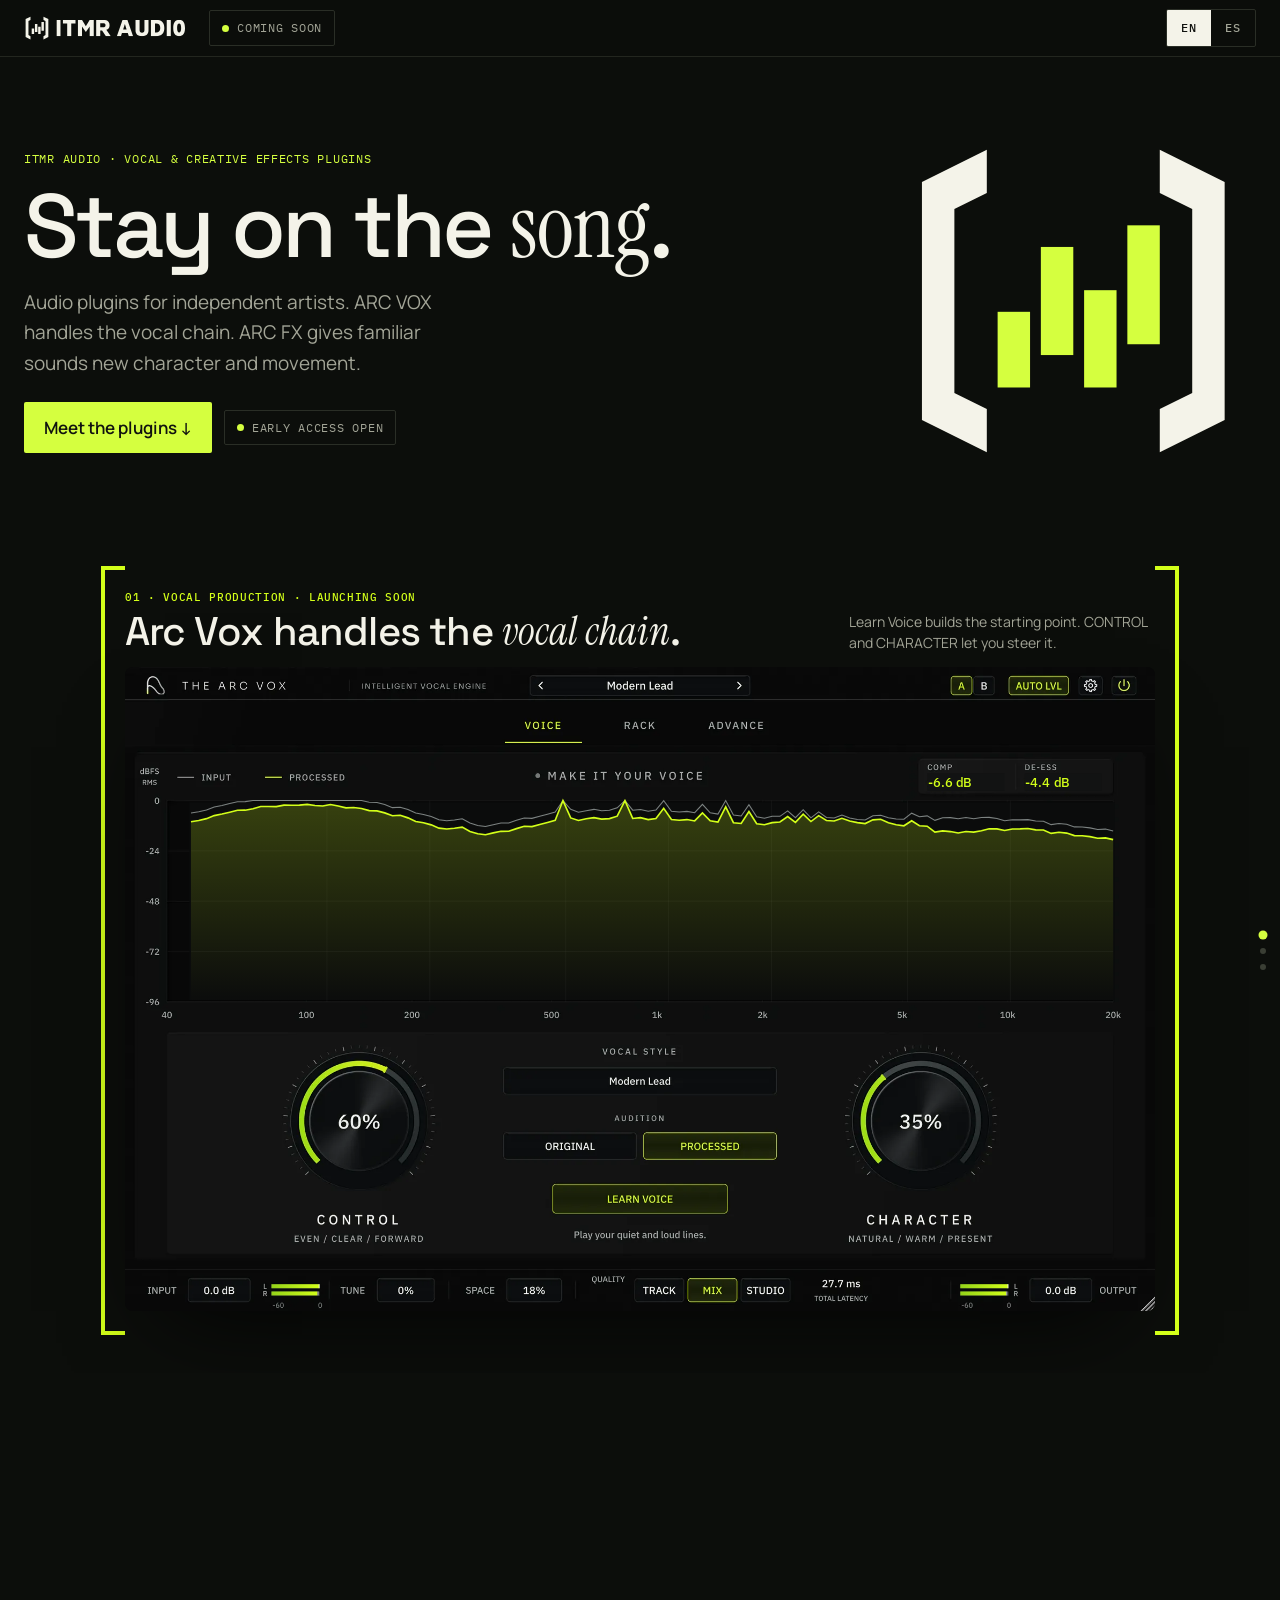
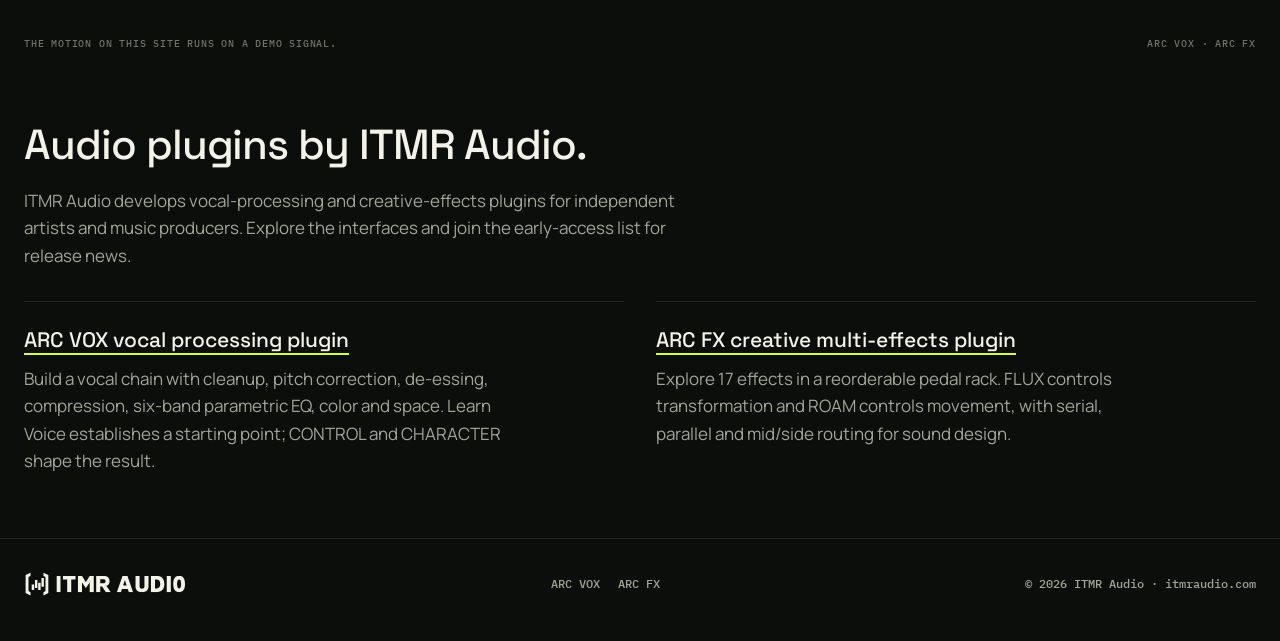
<file: index.html>
<!doctype html>
<html lang="en">
<head>
<meta charset="utf-8">
<meta name="viewport" content="width=device-width,initial-scale=1,viewport-fit=cover">
<meta name="google-site-verification" content="4z0B2pai5ACORvoodHKTebaoz2eKL_DSpIoQXelT25A">
<!-- SEO:START — generated by tools/build_seo.py -->
<title>ITMR Audio | Vocal &amp; Creative Effects Plugins</title>
<meta name="description" content="Meet ITMR Audio&#x27;s plugins for independent artists: ARC VOX for vocal processing and ARC FX for creative effects. Explore the tools and join early access.">
<link rel="canonical" href="https://itmraudio.com/">
<meta name="robots" content="index, follow, max-image-preview:large">
<meta name="theme-color" content="#0c0e0b">
<meta property="og:type" content="website">
<meta property="og:site_name" content="ITMR Audio">
<meta property="og:locale" content="en_US">
<meta property="og:url" content="https://itmraudio.com/">
<meta property="og:title" content="ITMR Audio | Vocal &amp; Creative Effects Plugins">
<meta property="og:description" content="Meet ITMR Audio&#x27;s plugins for independent artists: ARC VOX for vocal processing and ARC FX for creative effects. Explore the tools and join early access.">
<meta property="og:image" content="https://itmraudio.com/assets/social/itmr-audio-plugins.png">
<meta property="og:image:secure_url" content="https://itmraudio.com/assets/social/itmr-audio-plugins.png">
<meta property="og:image:type" content="image/png">
<meta property="og:image:width" content="1200">
<meta property="og:image:height" content="630">
<meta property="og:image:alt" content="ITMR Audio audio plugins: ARC VOX vocal processing and ARC FX creative multi-effects.">
<meta name="twitter:card" content="summary_large_image">
<meta name="twitter:title" content="ITMR Audio | Vocal &amp; Creative Effects Plugins">
<meta name="twitter:description" content="Meet ITMR Audio&#x27;s plugins for independent artists: ARC VOX for vocal processing and ARC FX for creative effects. Explore the tools and join early access.">
<meta name="twitter:image" content="https://itmraudio.com/assets/social/itmr-audio-plugins.png">
<meta name="twitter:image:alt" content="ITMR Audio audio plugins: ARC VOX vocal processing and ARC FX creative multi-effects.">
<link rel="icon" type="image/svg+xml" href="/assets/brand/itmr-audio-symbol-signal.svg">
<link rel="icon" type="image/png" sizes="96x96" href="/assets/brand/itmr-audio-icon-96.png">
<link rel="apple-touch-icon" sizes="180x180" href="/assets/brand/itmr-audio-icon-180.png">
<script type="application/ld+json">
{
  "@context": "https://schema.org",
  "@graph": [
    {
      "@type": "Organization",
      "@id": "https://itmraudio.com/#organization",
      "name": "ITMR Audio",
      "alternateName": "itmraudio.com",
      "url": "https://itmraudio.com/",
      "description": "ITMR Audio develops audio plugins for independent artists and producers, including ARC VOX vocal processing and ARC FX creative multi-effects.",
      "logo": {
        "@type": "ImageObject",
        "url": "https://itmraudio.com/assets/brand/itmr-audio-icon-512.png",
        "width": 512,
        "height": 512
      }
    },
    {
      "@type": "WebSite",
      "@id": "https://itmraudio.com/#website",
      "url": "https://itmraudio.com/",
      "name": "ITMR Audio",
      "alternateName": "itmraudio.com",
      "publisher": {
        "@id": "https://itmraudio.com/#organization"
      }
    },
    {
      "@type": "WebPage",
      "@id": "https://itmraudio.com/#webpage",
      "url": "https://itmraudio.com/",
      "name": "ITMR Audio | Vocal & Creative Effects Plugins",
      "description": "Meet ITMR Audio's plugins for independent artists: ARC VOX for vocal processing and ARC FX for creative effects. Explore the tools and join early access.",
      "inLanguage": "en",
      "isPartOf": {
        "@id": "https://itmraudio.com/#website"
      },
      "publisher": {
        "@id": "https://itmraudio.com/#organization"
      },
      "about": {
        "@id": "https://itmraudio.com/#organization"
      },
      "mainEntity": {
        "@type": "ItemList",
        "itemListElement": [
          {
            "@type": "ListItem",
            "position": 1,
            "name": "ARC VOX",
            "url": "https://itmraudio.com/arc-vox"
          },
          {
            "@type": "ListItem",
            "position": 2,
            "name": "ARC FX",
            "url": "https://itmraudio.com/arc-fx"
          }
        ]
      }
    }
  ]
}
</script>
<!-- SEO:END -->
<link rel="preconnect" href="https://fonts.googleapis.com">
<link rel="preconnect" href="https://fonts.gstatic.com" crossorigin>
<link rel="stylesheet" href="https://fonts.googleapis.com/css2?family=Space+Grotesk:wght@500;700&family=Manrope:wght@400;600&family=IBM+Plex+Mono:wght@500&family=IBM+Plex+Sans:wght@500&family=Instrument+Serif:ital@1&display=swap">
<link rel="stylesheet" href="assets/itmr.css">
<style>
/* Coming-soon page: compact version of the home. Animated mark → perspective lift-away through both
   plugins' live front faces → early-access signup. English / Spanish switch. */
:root{--ink:#0c0e0b;--ink-2:#171a15;--line:#23261f;--paper:#f4f3e9;--moss:#a3a597;--signal:#d5ff3f}
html{background:var(--ink)}
body{margin:0;background:var(--ink);color:var(--paper);font:400 17px/1.6 Manrope,system-ui,sans-serif;-webkit-font-smoothing:antialiased;overflow-x:clip}
a{color:inherit;text-decoration:none}
.itmr-bar{position:sticky;top:0;background:rgba(12,14,11,.88);backdrop-filter:blur(12px);-webkit-backdrop-filter:blur(12px)}
.w{max-width:1240px;margin:0 auto;padding:0 24px}
.mono{font-family:"IBM Plex Mono",ui-monospace,monospace;font-size:12px;letter-spacing:.06em;text-transform:uppercase}
.serif{font-family:"Instrument Serif",Georgia,serif;font-weight:400;letter-spacing:-.01em}
/* language switch */
.lang{margin-left:auto;display:flex;border:1px solid #2a2e26;border-radius:2px;overflow:hidden}
.lang button{min-width:44px;min-height:36px;padding:0 10px;background:transparent;border:0;color:var(--moss);font:500 12px/1 "IBM Plex Mono",monospace;letter-spacing:.06em;cursor:pointer}
.lang button[aria-pressed="true"]{background:var(--paper);color:#10120f}
.lang button:focus-visible{outline:2px solid var(--signal);outline-offset:-2px}
.soon-chip{display:inline-flex;align-items:center;gap:8px;border:1px solid #2a2e26;padding:7px 12px;border-radius:2px;color:var(--moss);white-space:nowrap}
.soon-chip i{width:7px;height:7px;border-radius:50%;background:var(--signal);animation:pulse 1.6s ease-in-out infinite}
@keyframes pulse{50%{opacity:.25}}
@media (prefers-reduced-motion:reduce){.soon-chip i{animation:none}}
/* hero: compact */
.hero{padding:44px 0 28px}
.hero .g{display:grid;grid-template-columns:minmax(0,1.15fr) minmax(0,.85fr);gap:40px;align-items:center}
.hero h1{margin:16px 0 0;font-family:"Space Grotesk",sans-serif;font-weight:500;font-size:clamp(46px,7vw,96px);line-height:.95;letter-spacing:-.04em}
.hero p{margin:18px 0 24px;color:var(--moss);font-size:19px;max-width:34ch}
.btns{display:flex;gap:12px;flex-wrap:wrap;align-items:center}
.b1{background:var(--signal);color:#10120f;padding:12px 20px;border-radius:2px;font-weight:600}
.b1:hover{background:#e4ff7a}
.logoD{width:100%;max-width:400px;justify-self:end}
.logoD canvas{width:100%;aspect-ratio:1/1;display:block}
/* final layer */
.signup-form{width:min(100%,540px);margin:0 auto}
.signup-row{display:flex;gap:10px;align-items:stretch}
.signup-row input{min-width:0;flex:1;min-height:52px;padding:0 16px;border:1px solid #4a5040;border-radius:2px;background:#11140f;color:var(--paper);font:500 16px Manrope,sans-serif;outline:none}
.signup-row input::placeholder{color:#777b6f}
.signup-row input:focus{border-color:var(--signal);box-shadow:0 0 0 2px rgba(213,255,63,.13)}
.signup-row button{min-height:52px;padding:0 22px;border:1px solid var(--signal);border-radius:2px;background:var(--signal);color:#10120f;font:700 15px Manrope,sans-serif;cursor:pointer;white-space:nowrap}
.signup-row button:hover{background:#e4ff7a;border-color:#e4ff7a}
.signup-row button:disabled{cursor:wait;opacity:.62}
.signup-note{margin:11px 0 0;color:#777b6f;font:500 10px/1.5 "IBM Plex Mono",monospace;letter-spacing:.04em;text-transform:uppercase}
.signup-status{min-height:1.5em;margin:12px 0 0;color:var(--moss);font-size:14px}
.signup-status.ok{color:var(--signal)}
.signup-status.err{color:#ffb58c}
.hp{position:absolute!important;width:1px!important;height:1px!important;padding:0!important;margin:-1px!important;overflow:hidden!important;clip:rect(0,0,0,0)!important;white-space:nowrap!important;border:0!important}
.itmr-foot .w{padding:32px 24px 44px}
.plugin-intro{padding:72px 24px 64px;max-width:1240px;margin:auto}
.plugin-intro h2{font:500 clamp(28px,4vw,42px)/1.15 "Space Grotesk",sans-serif;letter-spacing:-.025em;margin:0 0 18px}
.plugin-intro>p{max-width:68ch;color:var(--moss);margin:0 0 32px}
.plugin-list{display:grid;grid-template-columns:1fr 1fr;gap:32px}
.plugin-list article{border-top:1px solid var(--line);padding-top:24px}
.plugin-list h3{font:500 21px/1.3 "Space Grotesk",sans-serif;margin:0 0 12px}
.plugin-list h3 a{color:var(--paper);text-decoration:underline;text-decoration-color:var(--signal);text-underline-offset:6px}
.plugin-list p{max-width:48ch;color:var(--moss);margin:0}
.plugin-intro a:focus-visible{outline:2px solid var(--signal);outline-offset:6px}
@media (max-width:860px){
.hero{padding:28px 0 20px}
.hero .g{grid-template-columns:minmax(0,1fr);gap:20px}
.logoD{max-width:300px;margin:0 auto;justify-self:center}
.itmr-bar .soon-chip{display:none}
.signup-row{flex-direction:column}
.signup-row button{width:100%}
.plugin-intro{padding:48px 24px}.plugin-list{grid-template-columns:1fr;gap:28px}
}
</style>
</head>
<body>

<header class="itmr-bar"><div class="w">
<img src="assets/brand/itmr-audio-horizontal-paper.svg" alt="ITMR Audio" width="180" height="29">
<span class="soon-chip mono"><i></i><span data-i18n="chip">Coming soon</span></span>
<div class="lang" role="group" aria-label="Language / Idioma"><button type="button" data-lang="en" aria-pressed="true">EN</button><button type="button" data-lang="es" aria-pressed="false">ES</button></div>
</div></header>

<main>
<section class="hero"><div class="w g">
<div>
<div class="mono" style="color:var(--signal)" data-i18n="kicker">ITMR Audio · Vocal &amp; creative effects plugins</div>
<h1 data-i18n-html="h1">Stay on the <span class="serif">song</span>.</h1>
<p data-i18n="lede">Audio plugins for independent artists. ARC VOX handles the vocal chain. ARC FX gives familiar sounds new character and movement.</p>
<div class="btns"><a class="b1" href="#tools" data-i18n="see">See the plugins ↓</a><a class="soon-chip mono" href="#signup"><i></i><span data-i18n="signupSoon">Early access open</span></a></div>
</div>
<div class="logoD"><canvas data-live="logo" data-i18n-aria="logoAria" aria-label="The ITMR Audio mark, its four bars turning into live level meters and back"></canvas></div>
</div></section>

<section class="liftD" id="tools" style="height:300vh;--stick:56px" aria-label="THE ARC VOX · THE ARC FX">
<div class="stageD">
<div class="layerD" style="--fc:#d3ff19">
<div class="frD" style="background:var(--ink)">
<div class="lh"><div><div class="k" data-i18n="voxK">01 · Vocal production · launching soon</div><div class="t" data-i18n-html="voxT">Arc Vox handles the <i>vocal chain</i>.</div></div><p data-i18n="voxP">Learn Voice builds the starting point. CONTROL and CHARACTER let you steer it.</p></div>
<div class="live" data-live="vox-voice"><img src="assets/vox/01-voice.webp" alt="THE ARC VOX"><canvas></canvas></div>
</div>
</div>
<div class="layerD" style="--fc:#b8ff1f;opacity:0">
<div class="frD" style="background:var(--ink)">
<div class="lh"><div><div class="k" data-i18n="fxK">02 · Modular effects · coming soon</div><div class="t" data-i18n-html="fxT">Quit using the sound exactly as you <i>found it</i>.</div></div><p data-i18n="fxP">Turn a plain or familiar sound into a part that belongs to your record.</p></div>
<div class="live" data-live="fx-create"><img src="assets/fx/scr/01-create-flux-roam-2x.png" alt="THE ARC FX with FLUX and ROAM macro controls"><canvas></canvas></div>
</div>
</div>
<div class="layerD txt" id="signup" style="--fc:#d5ff3f;opacity:0">
<div class="kD" data-i18n="suK">[ Sign up ]</div>
<div class="bigD" data-i18n-html="suBig">Get there <i>early</i>.</div>
<p class="subD" data-i18n="suSub">Join the list for early access and launch pricing.</p>
<form class="signup-form" id="signup-form" novalidate>
<label class="hp" for="signup-company">Company</label><input class="hp" id="signup-company" name="company" type="text" tabindex="-1" autocomplete="off">
<div class="signup-row"><label class="hp" for="signup-email" data-i18n="emailLabel">Email address</label><input id="signup-email" name="email" type="email" autocomplete="email" inputmode="email" required maxlength="254" placeholder="you@studio.com" data-i18n-placeholder="emailPlaceholder"><button type="submit" data-i18n="suBtn">Join early access</button></div>
<p class="signup-note" data-i18n="privacy">Product news only. Unsubscribe anytime.</p>
<p class="signup-status" id="signup-status" role="status" aria-live="polite"></p>
</form>
</div>
<div class="dotsD" aria-hidden="true"><i></i><i></i><i></i></div>
</div>
</section>
<div class="w"><div class="demo-tag"><span data-i18n="demo">The motion on this site runs on a demo signal.</span><span>ARC VOX · ARC FX</span></div></div>
<section class="plugin-intro" aria-labelledby="plugins-heading">
<h2 id="plugins-heading" data-i18n="aboutTitle">Audio plugins by ITMR Audio.</h2>
<p data-i18n="aboutText">ITMR Audio develops vocal-processing and creative-effects plugins for independent artists and music producers. Explore the interfaces and join the early-access list for release news.</p>
<div class="plugin-list">
<article><h3><a href="/arc-vox" data-i18n="voxLink">ARC VOX vocal processing plugin</a></h3><p data-i18n="voxAbout">Build a vocal chain with cleanup, pitch correction, de-essing, compression, six-band parametric EQ, color and space. Learn Voice establishes a starting point; CONTROL and CHARACTER shape the result.</p></article>
<article><h3><a href="/arc-fx" data-i18n="fxLink">ARC FX creative multi-effects plugin</a></h3><p data-i18n="fxAbout">Explore 17 effects in a reorderable pedal rack. FLUX controls transformation and ROAM controls movement, with serial, parallel and mid/side routing for sound design.</p></article>
</div>
</section>
</main>

<footer class="itmr-foot"><div class="w">
<img src="assets/brand/itmr-audio-horizontal-paper.svg" alt="ITMR Audio" width="162" height="26">
<nav aria-label="Audio plugins"><a href="/arc-vox">ARC VOX</a><a href="/arc-fx">ARC FX</a></nav>
<span data-i18n="foot">© 2026 ITMR Audio · itmraudio.com</span>
</div></footer>

<script src="assets/itmr.js"></script>
<script>
(function(){
var T={
 en:{chip:'Coming soon',kicker:'ITMR Audio · Vocal & creative effects plugins',h1:'Stay on the <span class="serif">song</span>.',
  lede:'Audio plugins for independent artists. ARC VOX handles the vocal chain. ARC FX gives familiar sounds new character and movement.',see:'Meet the plugins ↓',signupSoon:'Early access open',
  aboutTitle:'Audio plugins by ITMR Audio.',aboutText:'ITMR Audio develops vocal-processing and creative-effects plugins for independent artists and music producers. Explore the interfaces and join the early-access list for release news.',
  voxLink:'ARC VOX vocal processing plugin',voxAbout:'Build a vocal chain with cleanup, pitch correction, de-essing, compression, six-band parametric EQ, color and space. Learn Voice establishes a starting point; CONTROL and CHARACTER shape the result.',
  fxLink:'ARC FX creative multi-effects plugin',fxAbout:'Explore 17 effects in a reorderable pedal rack. FLUX controls transformation and ROAM controls movement, with serial, parallel and mid/side routing for sound design.',
  logoAria:'The ITMR Audio mark, its four bars turning into live level meters and back',
  voxK:'01 · Vocal production · launching soon',voxT:'Arc Vox handles the <i>vocal chain</i>.',voxP:'Learn Voice builds the starting point. CONTROL and CHARACTER let you steer it.',
  fxK:'02 · Modular effects · coming soon',fxT:'Quit using the sound exactly as you <i>found it</i>.',fxP:'Turn a plain or familiar sound into a part that belongs to your record.',
  suK:'[ Sign up ]',suBig:'Get there <i>early</i>.',suSub:'Join the list for early access and launch pricing.',
  suBtn:'Join early access',emailLabel:'Email address',emailPlaceholder:'you@studio.com',privacy:'Product news only. Unsubscribe anytime.',sending:'Joining…',success:"You're on the list.",exists:"You're already on the list.",invalid:'Enter a valid email address.',error:'Something went wrong. Try again.',demo:'The motion on this site runs on a demo signal.',foot:'© 2026 ITMR Audio · itmraudio.com',
  title:'ITMR Audio | Vocal & Creative Effects Plugins'},
 es:{chip:'Próximamente',kicker:'ITMR Audio · Plugins vocales y efectos creativos',h1:'Mantente en la <span class="serif">canción</span>.',
  lede:'Plugins de audio para artistas independientes. ARC VOX se encarga de la cadena vocal. ARC FX aporta carácter y movimiento a sonidos conocidos.',see:'Conoce los plugins ↓',signupSoon:'Acceso anticipado abierto',
  aboutTitle:'Plugins de audio de ITMR Audio.',aboutText:'ITMR Audio desarrolla plugins de procesamiento vocal y efectos creativos para artistas independientes y productores musicales. Explora las interfaces y únete a la lista de acceso anticipado para conocer los lanzamientos.',
  voxLink:'ARC VOX: plugin de procesamiento vocal',voxAbout:'Crea una cadena vocal con limpieza, corrección de tono, de-esser, compresión, EQ paramétrico de seis bandas, color y espacio. Learn Voice establece el punto de partida; CONTROL y CHARACTER dan forma al resultado.',
  fxLink:'ARC FX: plugin multiefectos creativos',fxAbout:'Explora 17 efectos en un rack de pedales reordenable. FLUX controla la transformación y ROAM el movimiento, con ruteo en serie, paralelo y mid/side para diseñar sonidos.',
  logoAria:'El logo de ITMR Audio: sus cuatro barras se convierten en medidores de nivel y vuelven',
  voxK:'01 · Producción vocal · muy pronto',voxT:'Arc Vox se encarga de la <i>cadena vocal</i>.',voxP:'Learn Voice crea el punto de partida. CONTROL y CHARACTER te permiten dirigir el resultado.',
  fxK:'02 · Efectos modulares · próximamente',fxT:'Deja de usar el sonido tal como lo <i>encontraste</i>.',fxP:'Convierte un sonido común o conocido en una parte que pertenezca a tu disco.',
  suK:'[ Registro ]',suBig:'Llega <i>primero</i>.',suSub:'Únete para recibir acceso anticipado y precio de lanzamiento.',
  suBtn:'Unirme a la lista',emailLabel:'Correo electrónico',emailPlaceholder:'tu@estudio.com',privacy:'Solo noticias del producto. Cancela cuando quieras.',sending:'Registrando…',success:'Ya estás en la lista.',exists:'Ya estabas en la lista.',invalid:'Escribe un correo válido.',error:'Algo salió mal. Inténtalo de nuevo.',demo:'El movimiento de este sitio usa una señal de demostración.',foot:'© 2026 ITMR Audio · itmraudio.com',
  title:'ITMR Audio | Plugins vocales y efectos creativos'}
};
function set(l){
  var d=T[l]||T.en; document.documentElement.lang=l; document.title=d.title;
  document.querySelectorAll('[data-i18n]').forEach(function(e){var k=e.getAttribute('data-i18n'); if(d[k]!=null) e.textContent=d[k];});
  document.querySelectorAll('[data-i18n-html]').forEach(function(e){var k=e.getAttribute('data-i18n-html'); if(d[k]!=null) e.innerHTML=d[k];});
  document.querySelectorAll('[data-i18n-aria]').forEach(function(e){var k=e.getAttribute('data-i18n-aria'); if(d[k]!=null) e.setAttribute('aria-label',d[k]);});
  document.querySelectorAll('[data-i18n-placeholder]').forEach(function(e){var k=e.getAttribute('data-i18n-placeholder'); if(d[k]!=null) e.setAttribute('placeholder',d[k]);});
  document.querySelectorAll('.lang button').forEach(function(b){b.setAttribute('aria-pressed',String(b.getAttribute('data-lang')===l));});
  try{localStorage.setItem('itmr-lang',l);}catch(e){}
}
var saved=null; try{saved=localStorage.getItem('itmr-lang');}catch(e){}
var q=(location.search.match(/[?&]lang=(en|es)/)||[])[1];
set(q||saved||((navigator.language||'en').toLowerCase().indexOf('es')===0?'es':'en'));
document.querySelectorAll('.lang button').forEach(function(b){b.addEventListener('click',function(){set(b.getAttribute('data-lang'));});});
var form=document.getElementById('signup-form'),email=document.getElementById('signup-email'),status=document.getElementById('signup-status'),submit=form.querySelector('button[type="submit"]');
form.addEventListener('submit',async function(e){
  e.preventDefault();
  var l=document.documentElement.lang==='es'?'es':'en',d=T[l],value=email.value.trim();
  status.className='signup-status';
  if(!/^\S+@\S+\.\S+$/.test(value)){status.textContent=d.invalid;status.classList.add('err');email.focus();return;}
  submit.disabled=true;submit.textContent=d.sending;status.textContent='';
  try{
    var response=await fetch('/api/signup',{method:'POST',headers:{'Content-Type':'application/json'},body:JSON.stringify({email:value,locale:l,company:document.getElementById('signup-company').value})});
    var result=await response.json().catch(function(){return {};});
    if(!response.ok) throw new Error(result.error||'request_failed');
    status.textContent=result.existing?d.exists:d.success;status.classList.add('ok');form.reset();
  }catch(err){status.textContent=d.error;status.classList.add('err');}
  finally{submit.disabled=false;submit.textContent=d.suBtn;}
});
})();
</script>
</body>
</html>
</file>
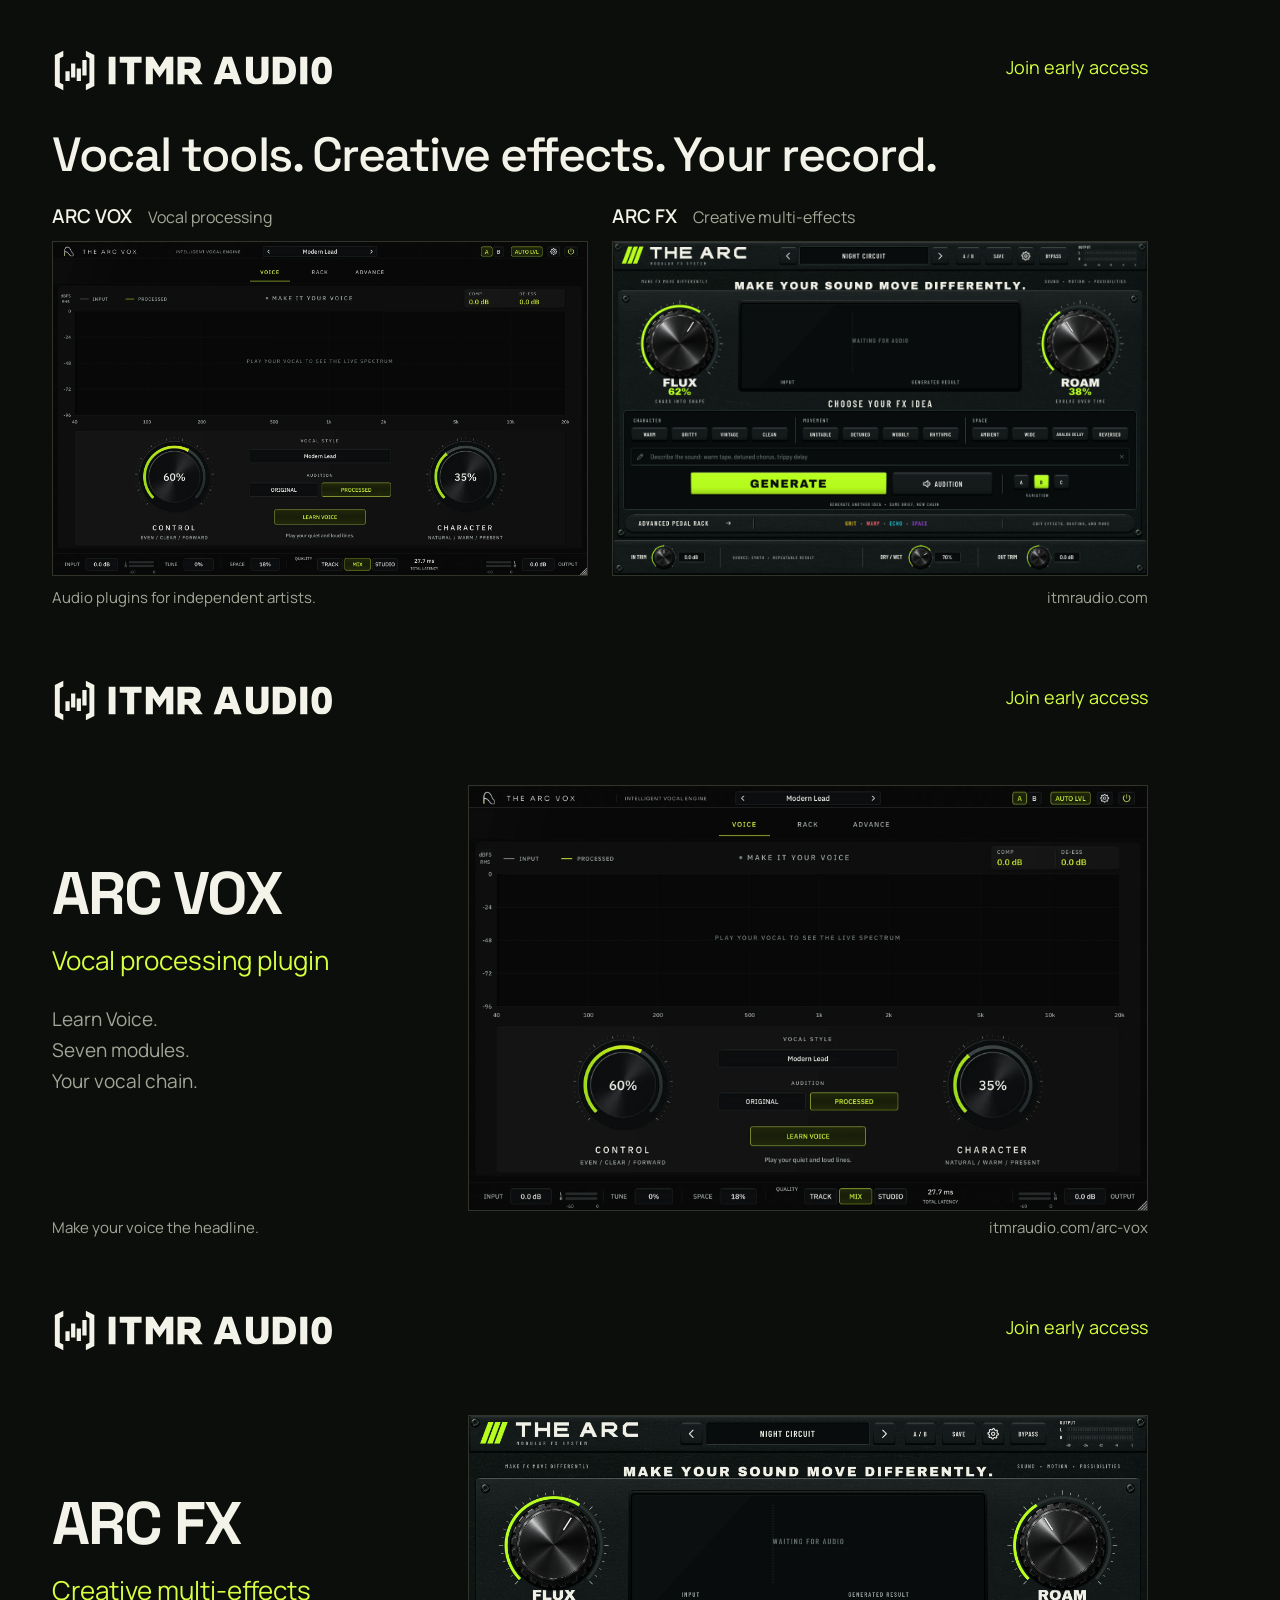
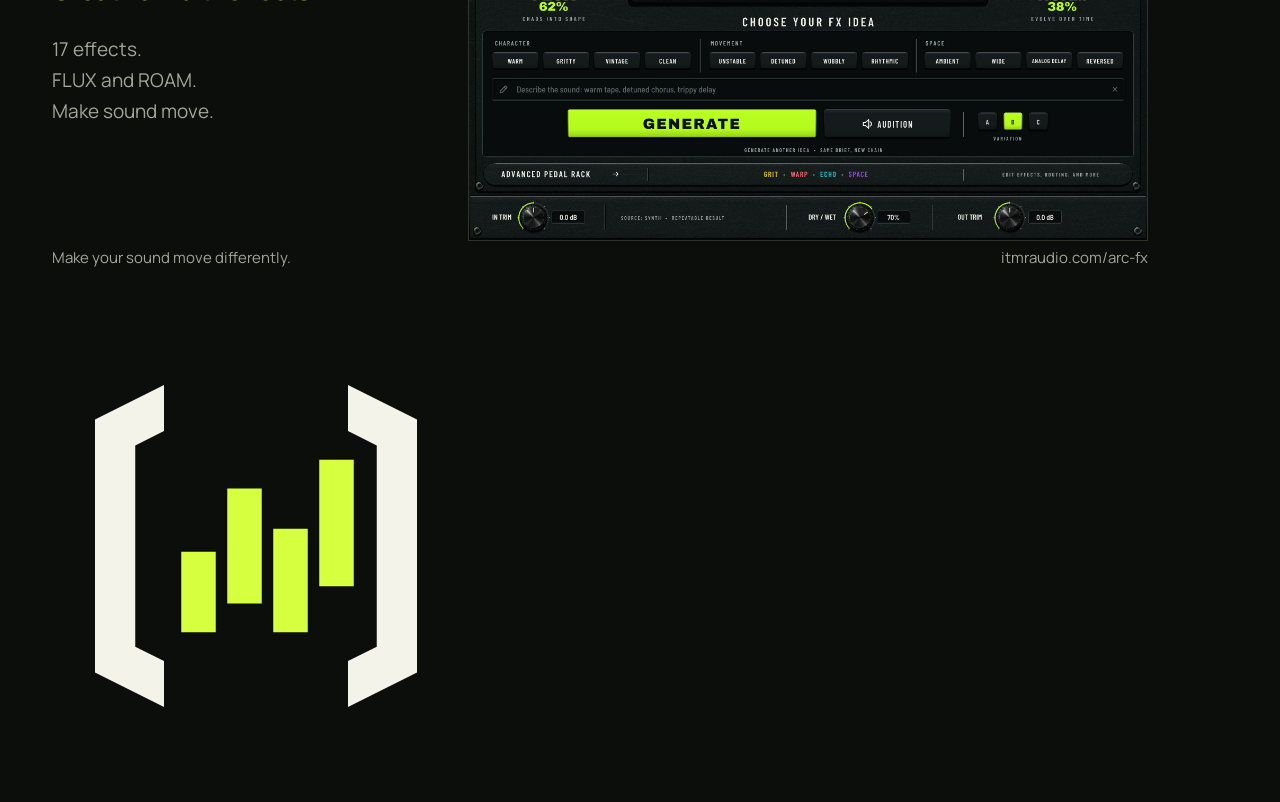
<file: tools/social-cards.html>
<!doctype html>
<html lang="en"><head><meta charset="utf-8"><meta name="robots" content="noindex">
<title>ITMR Audio social preview exports</title>
<link rel="stylesheet" href="https://fonts.googleapis.com/css2?family=Space+Grotesk:wght@500;700&family=Manrope:wght@400;600&display=swap">
<style>
*{box-sizing:border-box}body{margin:0;background:#0c0e0b;color:#f4f3e9;font-family:Manrope,Arial,sans-serif}.card{width:1200px;height:630px;position:relative;overflow:hidden;padding:48px 52px;background:#0c0e0b}.brand{width:280px;height:auto;display:block}.status{position:absolute;right:52px;top:55px;color:#d5ff3f;font-size:18px}.title{font:500 48px/1.12 'Space Grotesk',sans-serif;letter-spacing:-1.5px;margin:35px 0 22px}.duo{display:flex;gap:24px}.duo figure{margin:0;width:536px}.duo figcaption{font:600 19px/1.3 Manrope,sans-serif;margin-bottom:12px}.duo figcaption span{color:#a3a597;font-size:16px;font-weight:400;margin-left:12px}.screen{width:100%;height:auto;display:block;border:1px solid #30342b}.foot{position:absolute;bottom:22px;left:52px;right:52px;display:flex;justify-content:space-between;color:#a3a597;font-size:15px}.product .copy{position:absolute;top:234px;left:52px;width:330px}.product h1{font:700 60px/1 'Space Grotesk',sans-serif;letter-spacing:-2px;margin:0 0 20px}.product h2{font:400 26px/1.3 Manrope,sans-serif;margin:0 0 26px;color:#d5ff3f}.product p{font-size:19px;line-height:1.65;color:#a3a597;margin:0}.product .screen{position:absolute;left:468px;top:155px;width:680px}.icon{width:512px;height:512px;display:grid;place-items:center;background:#0c0e0b}.icon img{width:368px;height:368px}
</style></head><body>
<section class="card" id="itmr-audio-plugins">
<img class="brand" src="../assets/brand/itmr-audio-horizontal-paper.svg" alt="ITMR Audio"><span class="status">Join early access</span>
<h1 class="title">Vocal tools. Creative effects. Your record.</h1>
<div class="duo">
<figure><figcaption>ARC VOX <span>Vocal processing</span></figcaption><img class="screen" src="../assets/vox/01-voice.webp" alt="ARC VOX Voice screen"></figure>
<figure><figcaption>ARC FX <span>Creative multi-effects</span></figcaption><img class="screen" src="../assets/fx/scr/01-create-flux-roam-2x.png" alt="ARC FX Create screen with FLUX and ROAM"></figure>
</div><div class="foot"><span>Audio plugins for independent artists.</span><span>itmraudio.com</span></div>
</section>
<section class="card product" id="arc-vox-vocal-plugin">
<img class="brand" src="../assets/brand/itmr-audio-horizontal-paper.svg" alt="ITMR Audio"><span class="status">Join early access</span>
<div class="copy"><h1>ARC VOX</h1><h2>Vocal processing plugin</h2><p>Learn Voice.<br>Seven modules.<br>Your vocal chain.</p></div>
<img class="screen" src="../assets/vox/01-voice.webp" alt="ARC VOX Voice screen">
<div class="foot"><span>Make your voice the headline.</span><span>itmraudio.com/arc-vox</span></div>
</section>
<section class="card product" id="arc-fx-effects-plugin">
<img class="brand" src="../assets/brand/itmr-audio-horizontal-paper.svg" alt="ITMR Audio"><span class="status">Join early access</span>
<div class="copy"><h1>ARC FX</h1><h2>Creative multi-effects</h2><p>17 effects.<br>FLUX and ROAM.<br>Make sound move.</p></div>
<img class="screen" src="../assets/fx/scr/01-create-flux-roam-2x.png" alt="ARC FX Create screen with FLUX and ROAM">
<div class="foot"><span>Make your sound move differently.</span><span>itmraudio.com/arc-fx</span></div>
</section>
<div class="icon" id="brand-icon"><img src="../assets/brand/itmr-audio-symbol-signal.svg" alt="ITMR Audio"></div>
</body></html>
</file>
<file: assets/itmr.css>
/* ITMR Audio house layer: shared by the home page and every product page.
   Product pages keep their own palette inside; this file owns the shell, the bracket frames,
   the live plugin overlays and the perspective lift-away tours. */
.itmr-bar{position:relative;z-index:31;background:#0c0e0b;border-bottom:1px solid #23261f;font-family:"IBM Plex Mono",ui-monospace,monospace}
.itmr-bar .w{max-width:1240px;margin:0 auto;padding:0 24px;height:56px;display:flex;align-items:center;gap:24px}
.itmr-bar img{display:block;height:26px;width:auto}
.itmr-bar nav{display:flex;gap:22px;margin-left:auto;font-size:12px;letter-spacing:.04em;text-transform:uppercase}
.itmr-bar nav a{color:#a3a597;text-decoration:none;white-space:nowrap}
.itmr-bar nav a:hover{color:#f4f3e9}
.itmr-bar nav a[aria-current="page"]{color:#f4f3e9}
.itmr-bar .ea{border:2px solid #d5ff3f;color:#d5ff3f;padding:7px 12px;font-size:11px;letter-spacing:.04em;text-transform:uppercase;text-decoration:none;white-space:nowrap}
.itmr-bar .ea:hover{background:#d5ff3f;color:#10120f}
@media (max-width:720px){.itmr-bar nav .hs{display:none}.itmr-bar nav{gap:14px;font-size:11px}.itmr-bar .ea{display:none}.itmr-bar img{height:22px}}

/* bracket frame: the logo's brackets, in the colour of whatever they hold */
.frD{position:relative;padding:24px}
.frD::before,.frD::after{content:"";position:absolute;top:0;bottom:0;width:20px;border:4px solid var(--fc,#f4f3e9);pointer-events:none}
.frD::before{left:0;border-right:0}.frD::after{right:0;border-left:0}
@media (max-width:860px){.frD{padding:16px 14px}}

/* live plugin: screenshot + canvas drawn at the UI's own geometry */
.live{position:relative;width:100%;aspect-ratio:1280/800;border-radius:8px;overflow:hidden;background:#080909;box-shadow:0 40px 90px -40px rgba(0,0,0,.9)}
.live>img,.live>canvas{position:absolute;inset:0;width:100%;height:100%;display:block}
.live.chain{aspect-ratio:1440/560;background:#10120f}
.live.chain .peds{position:absolute;left:4%;right:4%;top:50%;transform:translateY(-50%);display:flex;align-items:center;justify-content:space-between;gap:2%;pointer-events:none;font:500 12px/1 "IBM Plex Mono",monospace;letter-spacing:.08em;text-transform:uppercase;color:#a3a597}
.live.chain .peds img{width:19%;aspect-ratio:480/540;display:block;filter:drop-shadow(0 18px 24px rgba(0,0,0,.55))}
.live.chain .peds span{width:7%}.live.chain .peds span:last-child{text-align:right}
.demo-tag{font:500 10px/1 "IBM Plex Mono",monospace;letter-spacing:.08em;text-transform:uppercase;color:#6f7266;margin-top:10px;display:flex;justify-content:space-between;gap:12px}

/* perspective lift-away tour */
.liftD{position:relative}
.liftD .stageD{position:sticky;top:var(--stick,72px);height:calc(100vh - var(--stick,72px));height:calc(100svh - var(--stick,72px));overflow:hidden;display:grid;place-items:center;padding:0 20px}
.liftD .layerD{grid-area:1/1;width:min(100%,calc((100svh - var(--stick,72px) - 200px) * 1.6 + 48px));transform-origin:50% 55%;backface-visibility:hidden;will-change:transform,opacity;color:#f4f3e9}
.liftD .layerD.txt{width:min(100%,900px);text-align:center}
.liftD .lh{display:grid;grid-template-columns:minmax(0,1fr) auto;gap:10px 20px;align-items:end;margin-bottom:14px;text-align:left}
.liftD .lh .k{font:500 11px/1.3 "IBM Plex Mono",monospace;letter-spacing:.06em;text-transform:uppercase;color:var(--fc)}
.liftD .lh .t{font-family:"Space Grotesk",system-ui,sans-serif;font-weight:500;font-size:clamp(24px,3.2vw,40px);line-height:1.05;letter-spacing:-.02em;margin-top:6px}
.liftD .lh .t i{font-family:"Instrument Serif",Georgia,serif;font-weight:400;letter-spacing:0}
.liftD .lh p{margin:0;max-width:34ch;color:#a3a597;font:400 14px/1.5 "Manrope",system-ui,sans-serif}
.liftD .dotsD{position:absolute;right:14px;top:50%;transform:translateY(-50%);display:grid;gap:10px;z-index:9}
.liftD .dotsD i{display:block;width:6px;height:6px;border-radius:50%;background:#3a3e34;transition:background .3s,transform .3s}
.liftD .dotsD i.on{background:var(--dot,#d5ff3f);transform:scale(1.5)}
.liftD .bigD{font-family:"Space Grotesk",system-ui,sans-serif;font-weight:500;font-size:clamp(40px,7vw,96px);line-height:.98;letter-spacing:-.04em;margin:16px auto 0;max-width:12ch}
.liftD .bigD i{font-family:"Instrument Serif",Georgia,serif;font-weight:400;letter-spacing:-.01em}
.liftD .kD{font:500 12px/1 "IBM Plex Mono",monospace;letter-spacing:.06em;text-transform:uppercase;color:var(--fc,#d5ff3f)}
.liftD .subD{margin:20px auto 26px;color:#a3a597;max-width:40ch;font:400 17px/1.6 "Manrope",system-ui,sans-serif}
@media (max-width:860px){.liftD .lh{grid-template-columns:minmax(0,1fr)}.liftD .lh p{display:none}.liftD .dotsD{right:6px}}
@media (prefers-reduced-motion:reduce){.liftD{height:auto!important}.liftD .stageD{position:static;height:auto;display:block;padding:24px 20px}.liftD .layerD{opacity:1!important;transform:none!important;margin:0 auto 48px}.liftD .dotsD{display:none}}

/* house footer */
.itmr-foot{border-top:1px solid #23261f;background:#0c0e0b;position:relative;z-index:1}
.itmr-foot .w{max-width:1240px;margin:0 auto;padding:44px 24px 60px;display:flex;flex-wrap:wrap;justify-content:space-between;gap:20px;align-items:center;font:500 12px/1.5 "IBM Plex Mono",monospace;color:#a3a597}
.itmr-foot img{height:26px;width:auto;display:block}
.itmr-foot nav{display:flex;gap:18px;flex-wrap:wrap}.itmr-foot a{color:#a3a597;text-decoration:none}.itmr-foot a:hover{color:#f4f3e9}
</file>
